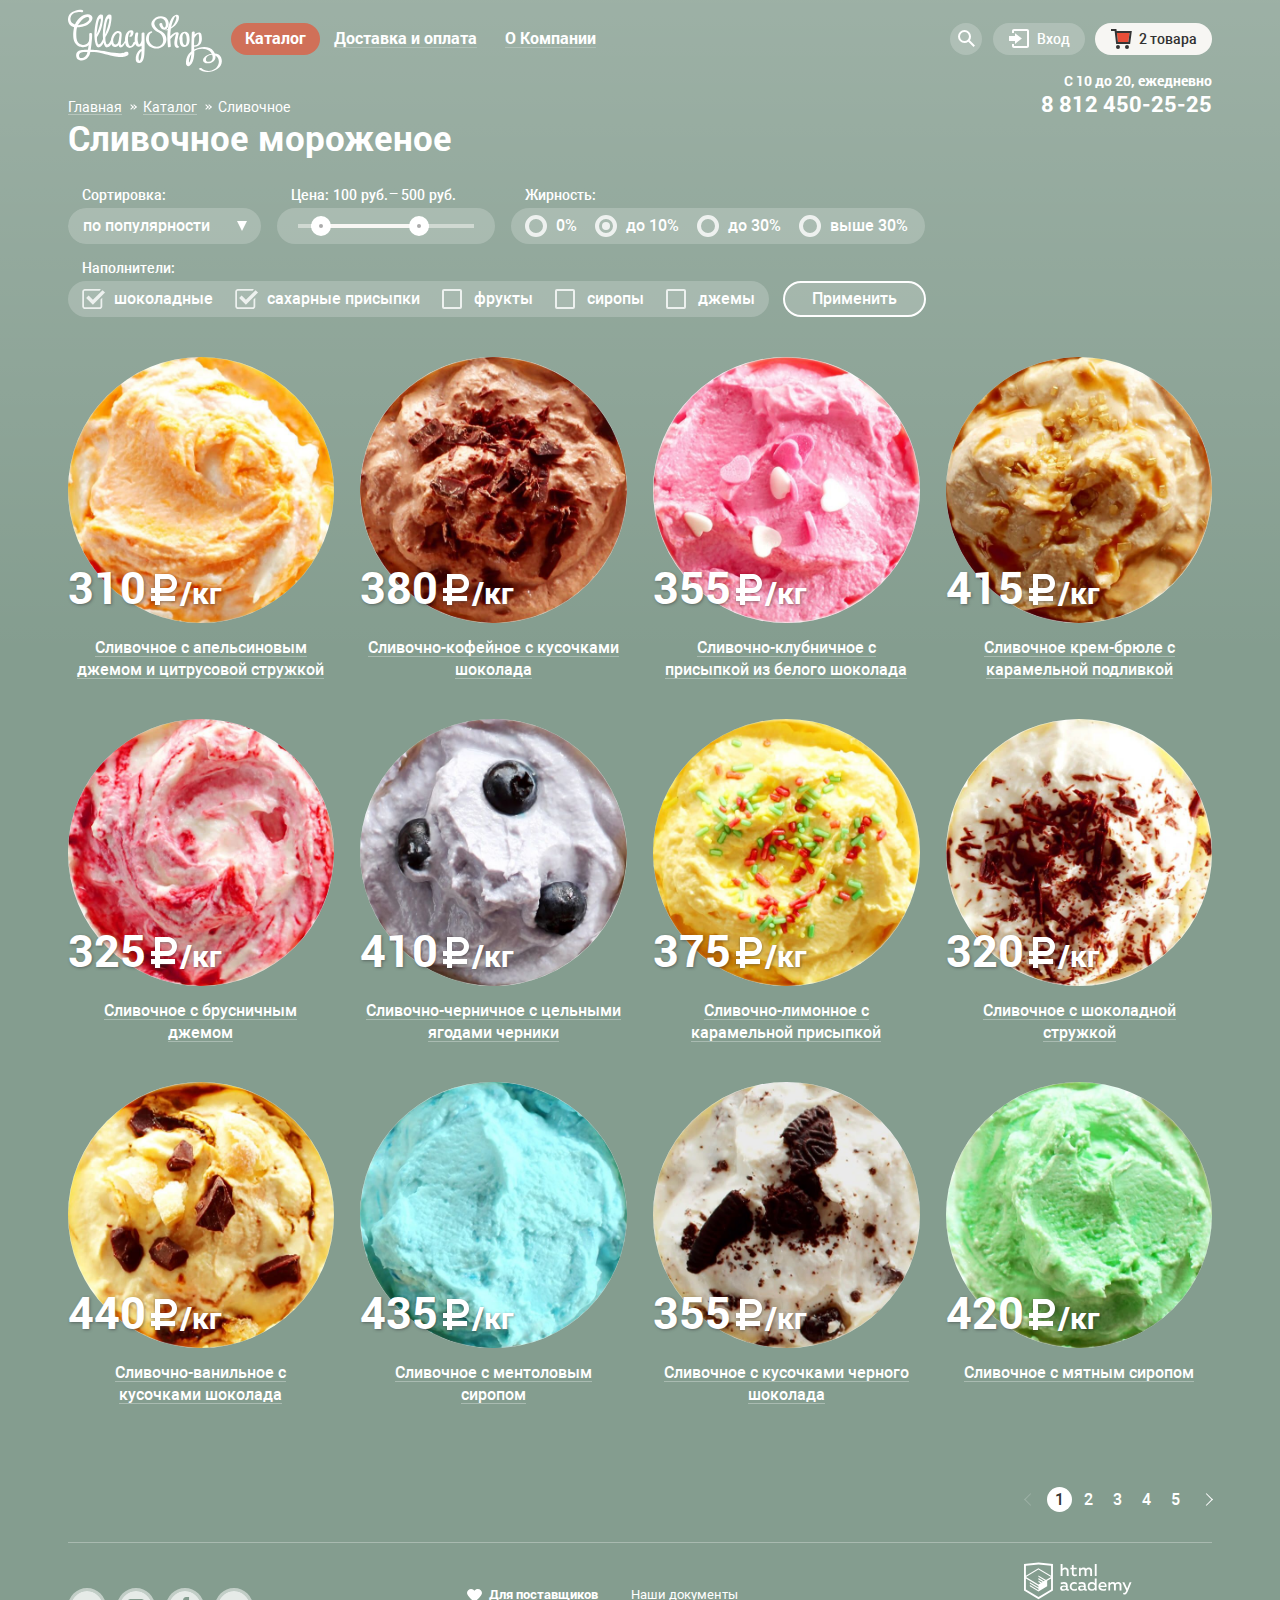
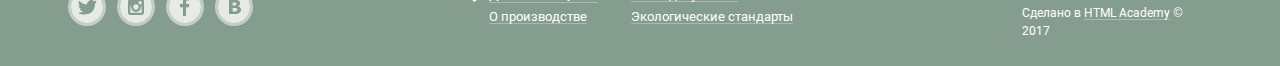
<file: catalog.html>
<!DOCTYPE html>
<html lang="ru">
  <head>
    <meta charset="utf-8">
    <title>Глейси — Каталог</title>
    <link rel="stylesheet" href="css/normalize.css">
    <link rel="stylesheet" href="css/style.min.css">
  </head>
  <body  class="body body--inner-page">
    <svg style="display: none;">
      <defs>
        <g id="cart"><path d="M5.657 2.031L5.422 0H0v2h3.64l1.5 13h13.988l1.699-12.969H5.657zM17.372 13H6.922L5.888 4.031h12.66L17.372 13z"></path><circle cx="6.984" cy="18" r="2"></circle><circle cx="15.984" cy="18" r="2"></circle></g>
      </defs>
      <symbol id="icon-search" viewBox="0 0 17 17">
        <path d="M16.958 15.527L11.75 10.32A6.455 6.455 0 0 0 13 6.5 6.5 6.5 0 1 0 6.5 13a6.465 6.465 0 0 0 3.839-1.263l5.205 5.204 1.414-1.414zM6.5 11C4.019 11 2 8.981 2 6.5S4.019 2 6.5 2 11 4.019 11 6.5 8.981 11 6.5 11z"></path>
      </symbol>
      <symbol id="icon-login" viewBox="0 0 21 19">
        <path d="M6 14.875L12.917 9.5 6 4.125v2.917H-.042v4.917H6z"></path><path d="M18 0H5C3.9 0 3 .9 3 2v2h2V2h13v15H5v-2H3v2c0 1.1.9 2 2 2h13c1.1 0 2-.9 2-2V2c0-1.1-.9-2-2-2z"></path>
      </symbol>
      <symbol id="icon-cart-empty" viewBox="0 0 21 20">
        <use xlink:href="#cart"></use>
      </symbol>
      <symbol id="icon-cart-with-goods" viewBox="0 0 21 20">
        <path fill="#E84D37" d="M5.888 4.031L6.922 13h10.45l1.176-8.969z"></path><use xlink:href="#cart" fill="#343434"></use>
      </symbol>
      <symbol id="icon-twitter" viewBox="0 0 32 32">
        <path d="M16 0C7.164 0 0 7.164 0 16c0 8.837 7.164 16 16 16 8.837 0 16-7.163 16-16 0-8.836-7.163-16-16-16zm7.944 12.809c-.251 6.516-3.463 10.832-10.992 10.702h-.486c-.447 0-4.543-.443-5.344-1.823 2.479.19 4.247-.406 5.12-1.136-1.048-.289-2.923-.461-3.251-2.848.384.104.618.221 1.299.113-1.307-.824-2.758-1.519-2.679-3.643.311.317 1.164.518 1.46.457-.768-.233-2.149-3.244-.974-4.781 1.984 1.79 4.075 3.482 7.804 3.643.227-2.214 1.24-3.699 3.168-4.325 1.84-.479 3.255.26 3.901 1.138.737-.224 1.453-.466 2.193-.685-.004.833-.569 1.463-.935 1.709.747.165 1.423-.475 1.423-.475-.184.963-1.094 1.725-1.707 1.954z"></path>
      </symbol>
      <symbol id="icon-insta" viewBox="0 0 32 32">
        <path d="M20.916 16a4.938 4.938 0 1 1-9.877 0c0-.394.051-.773.138-1.14h-.897v6.838h11.396V14.86h-.897c.086.367.137.746.137 1.14z"></path><path d="M15.978 18.659c1.466 0 2.659-1.193 2.659-2.659s-1.193-2.659-2.659-2.659c-1.466 0-2.659 1.193-2.659 2.659s1.192 2.659 2.659 2.659zM18.637 10.302h3.039v3.039h-3.039z"></path><path d="M16 0C7.164 0 0 7.164 0 16c0 8.837 7.164 16 16 16 8.837 0 16-7.163 16-16 0-8.836-7.163-16-16-16zm7.955 21.698a2.285 2.285 0 0 1-2.279 2.279H10.279A2.285 2.285 0 0 1 8 21.698V10.302a2.286 2.286 0 0 1 2.279-2.279h11.396a2.286 2.286 0 0 1 2.279 2.279v11.396z"></path>
      </symbol>
      <symbol id="icon-fb" viewBox="0 0 32 32">
        <path d="M16 0C7.164 0 0 7.163 0 16s7.164 16 16 16c8.837 0 16-7.164 16-16S24.837 0 16 0zm4.062 9.455h-3.021v3.444h3.021v3.445h-3.021v8.61H14.02v-8.61H11v-3.445h3.021V9.455c0-1.902 1.353-3.445 3.021-3.445h3.021v3.445z"></path>
      </symbol>
      <symbol id="icon-vk" viewBox="0 0 32 32">
        <path d="M16.637 14.495c.402-.019.719-.082.951-.188.326-.145.54-.33.641-.559.101-.229.15-.496.15-.797 0-.232-.058-.465-.174-.697-.116-.232-.322-.405-.617-.517-.264-.1-.592-.155-.984-.165a76.242 76.242 0 0 0-1.652-.014h-.339v2.965h.565c.571 0 1.057-.009 1.459-.028zM18.118 17.084c-.282-.081-.672-.125-1.166-.132a127.97 127.97 0 0 0-1.55-.009h-.79v3.493h.264c1.014 0 1.74-.003 2.18-.009a3.2 3.2 0 0 0 1.212-.245c.377-.157.633-.364.774-.625s.214-.562.214-.9c0-.446-.088-.788-.261-1.03-.17-.241-.464-.423-.877-.543z"></path><path d="M16 0C7.164 0 0 7.164 0 16c0 8.837 7.164 16 16 16 8.837 0 16-7.163 16-16 0-8.836-7.163-16-16-16zm6.602 20.531a3.73 3.73 0 0 1-1.124 1.327c-.552.415-1.161.71-1.823.886s-1.501.264-2.519.264h-6.121V8.987h5.443c1.13 0 1.957.038 2.48.113a5.126 5.126 0 0 1 1.561.5c.533.27.929.632 1.189 1.087.26.455.392.975.392 1.558 0 .678-.179 1.278-.536 1.795-.358.518-.863.92-1.517 1.208v.075c.917.182 1.642.559 2.179 1.13.537.571.807 1.325.807 2.261 0 .678-.138 1.283-.411 1.817z"></path>
      </symbol>
    </svg>
    <div class="wrapper">
      <header class="page-header page-header--inner-page">
        <div class="page-header__top">
          <a class="page-header__logo" href="index.html">
            <img class="page-header__logo-image" src="img/logo-gllacy.svg" width="154" height="64" alt="Логотип магазина «Глейси»: перейти на главную страницу">
          </a>
          <nav class="main-nav">
            <ul class="main-nav__list site-list">
              <li class="site-list__item site-list__item--current has-drop has-drop--no-js">
                <a class="site-list__link" href="#">Каталог</a>
                <ul class="site-list__submenu submenu" data-focus>
                  <li class="submenu__item submenu__item--new">
                    <a class="submenu__link" href="#">Новинки</a>
                  </li>
                  <li class="submenu__item submenu__item--current">
                    <a class="submenu__link">Сливочное</a>
                  </li>
                  <li class="submenu__item">
                    <a class="submenu__link" href="#">Щербеты</a>
                  </li>
                  <li class="submenu__item">
                    <a class="submenu__link" href="#">Фруктовый лед</a>
                  </li>
                  <li class="submenu__item">
                    <a class="submenu__link" href="#">Мелорин</a>
                  </li>
                </ul>
              </li>
              <li class="site-list__item">
                <a class="site-list__link" href="#">Доставка и оплата</a>
              </li>
              <li class="site-list__item">
                <a class="site-list__link" href="index.html#company">О Компании</a>
              </li>
            </ul>
          </nav>
          <form class="page-header__search search" action="#" method="post" role="search" data-focus>
            <input class="search__input" type="search" name="search" id="search-field" placeholder="Что ищем?">
            <label class="search__label" for="search-field">
              <span class="visually-hidden">Что ищем?</span>
            </label>
            <button class="search__submit" type="submit">
              <span class="visually-hidden">Найти</span>
              <svg class="search__icon" width="17" height="17" aria-hidden="true" role="presentation" focusable="false">
                <use xlink:href="#icon-search"></use>
              </svg>
            </button>
          </form>
          <ul class="page-header__list user-list">
            <li class="user-list__item user-list__item--login has-drop has-drop--no-js">
              <a class="user-list__link" href="#">
                <span class="user-list__text">Вход</span>
                <svg class="user-list__icon user-list__icon--login" width="21" height="19" aria-hidden="true" role="presentation" focusable="false">
                  <use xlink:href="#icon-login"></use>
                </svg>
              </a>
              <form class="user-list__form login-form" action="#" method="post" aria-labelledby="login-form-heading" data-focus>
                <b class="visually-hidden" id="login-form-heading">Личный кабинет</b>
                <ul class="login-form__list">
                  <li class="login-form__item">
                    <input class="login-form__input text-input" type="email" name="login" id="login-field" placeholder="Электронная почта">
                    <label class="visually-hidden" for="login-field">Электронная почта</label>
                  </li>
                  <li class="login-form__item">
                    <input class="login-form__input text-input" type="password" name="password" id="password-field" placeholder="Пароль">
                    <label class="visually-hidden" for="password-field">Пароль</label>
                  </li>
                </ul>
                <button class="login-form__button button button--login-form" type="submit">
                  <span class="button__text">Войти</span>
                </button>
                <ul class="login-form__spare-menu">
                  <li>
                    <a class="login-form__link" href="#">Забыли пароль?</a>
                  </li>
                  <li>
                    <a class="login-form__link" href="#">Новая регистрация</a>
                  </li>
                </ul>
              </form>
            </li>
            <li class="user-list__item user-list__item--with-goods has-drop has-drop--no-js">
              <a class="user-list__link" href="#">
                <span class="visually-hidden">Корзина:</span>
                <span class="user-list__text">2 товара</span>
                <svg class="user-list__icon user-list__icon--with-goods" width="21" height="20" aria-hidden="true" role="presentation" focusable="false">
                  <use xlink:href="#icon-cart-with-goods"></use>
                </svg>
              </a>
              <form class="user-list__form cart" action="#" method="post" aria-labelledby="cart-form-heading" data-focus>
                <b class="visually-hidden" id="cart-form-heading">В вашей корзине:</b>
                <table class="cart__list">
                  <tbody>
                    <tr class="cart__item">
                      <td class="cart__data cart__data--delete">
                        <input class="cart__checkbox visually-hidden" type="checkbox" name="product-1" id="product-1-field" value="product-1" checked>
                        <label class="cart__label" for="product-1-field">
                          <span class="visually-hidden">Оставить/отменить пломбир с апельсиновым джемом</span>
                        </label>
                      </td>
                      <td class="cart__data cart__data--preview">
                        <img class="cart__preview-image" src="img/ice-cream-small-1.jpg" width="33" height="33" alt="Пломбир с апельсиновым джемом">
                      </td>
                      <td class="cart__data cart__data--product">Пломбир с апельсиновым джемом</td>
                      <td class="cart__data cart__data--amount">1,5 кг х <span>200 руб.</span></td>
                      <td class="cart__data cart__data--price">300 руб.</td>
                    </tr>
                    <tr class="cart__item">
                      <td class="cart__data cart__data--delete">
                        <input class="cart__checkbox visually-hidden" type="checkbox" name="product-2" id="product-2-field" value="product-2" checked>
                        <label class="cart__label" for="product-2-field">
                          <span class="visually-hidden">Оставить/отменить клубничный пломбир с присыпкой из белого шоколада</span>
                        </label>
                      </td>
                      <td class="cart__data cart__data--preview">
                        <img class="cart__preview-image" src="img/ice-cream-small-2.jpg" width="33" height="33" alt="Клубничный пломбир с присыпкой из белого шоколада">
                      </td>
                      <td class="cart__data cart__data--product">Клубничный пломбир с присыпкой из белого шоколада</td>
                      <td class="cart__data cart__data--amount">1,5 кг х <span>300 руб.</span></td>
                      <td class="cart__data cart__data--price">450 руб.</td>
                    </tr>
                  </tbody>
                  <tfoot>
                    <tr class="cart__total">
                      <td class="cart__data cart__data--total" colspan="5">Итого: <span>750 руб.</span></td>
                    </tr>
                  </tfoot>
                </table>
                <button class="cart__button button button--cart-submit" type="submit">
                  <span class="button__text">Оформить заказ</span>
                </button>
              </form>
            </li>
          </ul>
        </div>
        <p class="page-header__contact-tel">
          С 10 до 20, ежедневно
          <a class="page-header__tel-link" href="tel:+78124502525">8&nbsp;812&nbsp;450-25-25</a>
        </p>
      </header>
      <main>
        <ul class="breadcrumbs">
          <li class="breadcrumbs__item">
            <a class="breadcrumbs__link" href="index.html">Главная</a>
          </li>
          <li class="breadcrumbs__item">
            <a class="breadcrumbs__link" href="#">Каталог</a>
          </li>
          <li class="breadcrumbs__item breadcrumbs__item--current">Сливочное</li>
        </ul>
        <h1 class="page-title">Сливочное мороженое</h1>
        <section class="filter">
          <h2 class="visually-hidden">Фильтр товаров</h2>
          <form class="filter__form filter-form" action="#" method="get">
            <fieldset class="filter-form__fieldset filter-form__fieldset--sort">
              <legend class="filter-form__legend">Сортировка:</legend>
              <div class="filter-form__select-container" data-focus>
                <select class="filter-form__select" name="sort" id="sort-select">
                  <option value="popularity" selected>по популярности</option>
                  <option value="first-inexpensive">сначала недорогие</option>
                  <option value="first-expensive">сначала дорогие</option>
                  <option value="fat">по жирности</option>
                </select>
              </div>
            </fieldset>
            <fieldset class="filter-form__fieldset filter-form__fieldset--price range">
              <legend class="filter-form__legend range__legend">Цена:</legend>
              <p class="range__fields">
                <label class="range__label">
                  <span class="visually-hidden">Минимальная:</span>
                  <input class="range__input" type="text" name="min-price" id="min-price-field" value="100">
                  <span class="range__rubles">руб.</span>
                </label>
                <span class="range__dash">&ndash;</span>
                <label class="range__label">
                  <span class="visually-hidden">Максимальная:</span>
                  <input class="range__input" type="text" name="max-price" id="max-price-field" value="500">
                  <span class="range__rubles">руб.</span>
                </label>
              </p>
              <div class="range__controls">
                <div class="range__scale">
                  <div class="range__bar" style="left: 7.4%; width: 67%;"></div>
                </div>
                <div class="range__toggle range__toggle--min" tabindex="0" role="button"></div>
                <div class="range__toggle range__toggle--max" tabindex="0" role="button"></div>
              </div>
            </fieldset>
            <fieldset class="filter-form__fieldset filter-form__fieldset--fat">
              <legend class="filter-form__legend">Жирность:</legend>
              <ul class="filter-form__list">
                <li class="filter-form__item">
                  <input class="filter-form__radio visually-hidden" type="radio" name="fat" id="zero" value="1">
                  <label class="filter-form__radio-label" for="zero">0%</label>
                </li>
                <li class="filter-form__item">
                  <input class="filter-form__radio visually-hidden" type="radio" name="fat" id="up-to-10" value="2" checked>
                  <label class="filter-form__radio-label" for="up-to-10">до 10%</label>
                </li>
                <li class="filter-form__item">
                  <input class="filter-form__radio visually-hidden" type="radio" name="fat" id="up-to-30" value="3">
                  <label class="filter-form__radio-label" for="up-to-30">до 30%</label>
                </li>
                <li class="filter-form__item">
                  <input class="filter-form__radio visually-hidden" type="radio" name="fat" id="gt30" value="4">
                  <label class="filter-form__radio-label" for="gt30">выше 30%</label>
                </li>
              </ul>
            </fieldset>
            <fieldset class="filter-form__fieldset filter-form__fieldset--supplement">
              <legend class="filter-form__legend">Наполнители:</legend>
              <ul class="filter-form__list">
                <li class="filter-form__item">
                  <input class="filter-form__checkbox visually-hidden" type="checkbox" name="chocolate" id="chocolate-field" value="chocolate" checked>
                  <label class="filter-form__checkbox-label" for="chocolate-field">Шоколадные</label>
                </li>
                <li class="filter-form__item">
                  <input class="filter-form__checkbox visually-hidden" type="checkbox" name="sugar" id="sugar-field" value="sugar" checked>
                  <label class="filter-form__checkbox-label" for="sugar-field">Сахарные присыпки</label>
                </li>
                <li class="filter-form__item">
                  <input class="filter-form__checkbox visually-hidden" type="checkbox" name="fruit" id="fruit-field" value="fruit">
                  <label class="filter-form__checkbox-label" for="fruit-field">Фрукты</label>
                </li>
                <li class="filter-form__item">
                  <input class="filter-form__checkbox visually-hidden" type="checkbox" name="syrup" id="syrup-field" value="syrup">
                  <label class="filter-form__checkbox-label" for="syrup-field">Сиропы</label>
                </li>
                <li class="filter-form__item">
                  <input class="filter-form__checkbox visually-hidden" type="checkbox" name="jam" id="jam-field" value="jam">
                  <label class="filter-form__checkbox-label" for="jam-field">Джемы</label>
                </li>
              </ul>
            </fieldset>
            <button class="filter-form__button button button--filter-form" type="submit">
              <span class="button__text">Применить</span>
            </button>
          </form>
        </section>
        <section class="catalog">
          <h2 class="visually-hidden">Список товаров</h2>
          <ul class="catalog__list">
            <li class="catalog__item">
              <article class="product has-drop has-drop--no-js" data-focus>
                <h3 class="product__title">
                  <a class="product__link" href="#">Сливочное с апельсиновым джемом и цитрусовой стружкой</a>
                </h3>
                <p class="product__sticker product__sticker--hit">
                  <span class="visually-hidden">Хит</span>
                </p>
                <p class="product__illustration">
                  <img class="product__image" src="img/ice-cream-1.jpg" width="200" height="200" alt="Сливочное с апельсиновым джемом и цитрусовой стружкой">
                </p>
                <p class="product__price">
                  310<span class="visually-hidden">р.</span><span class="product__per-kilo">/кг</span>
                </p>
                <p class="product__hover-wrapper">
                  <a class="product__button button button--product" href="#">Быстрый просмотр</a>
                </p>
              </article>
            </li>
            <li class="catalog__item">
              <article class="product has-drop has-drop--no-js" data-focus>
                <h3 class="product__title">
                  <a class="product__link" href="#">Сливочно-кофейное с кусочками шоколада</a>
                </h3>
                <p class="product__sticker product__sticker--hit">
                  <span class="visually-hidden">Хит</span>
                </p>
                <p class="product__illustration">
                 <img class="product__image" src="img/ice-cream-2.jpg" width="200" height="200" alt="Сливочно-кофейное с кусочками шоколада">
                </p>
                <p class="product__price">
                  380<span class="visually-hidden">р.</span><span class="product__per-kilo">/кг</span>
                </p>
                <p class="product__hover-wrapper">
                  <a class="product__button button button--product" href="#">Быстрый просмотр</a>
                </p>
              </article>
            </li>
            <li class="catalog__item">
              <article class="product has-drop has-drop--no-js" data-focus>
                <h3 class="product__title">
                  <a class="product__link" href="#">Сливочно-клубничное с присыпкой из белого шоколада</a>
                </h3>
                <p class="product__sticker product__sticker--hit">
                  <span class="visually-hidden">Хит</span>
                </p>
                <p class="product__illustration">
                 <img class="product__image" src="img/ice-cream-3.jpg" width="200" height="200" alt="Сливочно-клубничное с присыпкой из белого шоколада">
                </p>
                <p class="product__price">
                  355<span class="visually-hidden">р.</span><span class="product__per-kilo">/кг</span>
                </p>
                <p class="product__hover-wrapper">
                  <a class="product__button button button--product" href="#">Быстрый просмотр</a>
                </p>
              </article>
            </li>
            <li class="catalog__item">
              <article class="product has-drop has-drop--no-js" data-focus>
                <h3 class="product__title">
                  <a class="product__link" href="#">Сливочное крем-брюле с карамельной подливкой</a>
                </h3>
                <p class="product__sticker product__sticker--hit">
                  <span class="visually-hidden">Хит</span>
                </p>
                <p class="product__illustration">
                 <img class="product__image" src="img/ice-cream-4.jpg" width="200" height="200" alt="Сливочное крем-брюле с карамельной подливкой">
                </p>
                <p class="product__price">
                  415<span class="visually-hidden">р.</span><span class="product__per-kilo">/кг</span>
                </p>
                <p class="product__hover-wrapper">
                  <a class="product__button button button--product" href="#">Быстрый просмотр</a>
                </p>
              </article>
            </li>
            <li class="catalog__item">
              <article class="product has-drop has-drop--no-js" data-focus>
                <h3 class="product__title">
                  <a class="product__link" href="#">Сливочное с брусничным джемом</a>
                </h3>
                <p class="product__sticker product__sticker--hit">
                  <span class="visually-hidden">Хит</span>
                </p>
                <p class="product__illustration">
                 <img class="product__image" src="img/ice-cream-5.jpg" width="200" height="200" alt="Сливочное с брусничным джемом">
                </p>
                <p class="product__price">
                  325<span class="visually-hidden">р.</span><span class="product__per-kilo">/кг</span>
                </p>
                <p class="product__hover-wrapper">
                  <a class="product__button button button--product" href="#">Быстрый просмотр</a>
                </p>
              </article>
            </li>
            <li class="catalog__item">
              <article class="product has-drop has-drop--no-js" data-focus>
                <h3 class="product__title">
                  <a class="product__link" href="#">Сливочно-черничное с цельными ягодами черники</a>
                </h3>
                <p class="product__sticker product__sticker--hit">
                  <span class="visually-hidden">Хит</span>
                </p>
                <p class="product__illustration">
                 <img class="product__image" src="img/ice-cream-6.jpg" width="200" height="200" alt="Сливочно-черничное с цельными ягодами черники">
                </p>
                <p class="product__price">
                  410<span class="visually-hidden">р.</span><span class="product__per-kilo">/кг</span>
                </p>
                <p class="product__hover-wrapper">
                  <a class="product__button button button--product" href="#">Быстрый просмотр</a>
                </p>
              </article>
            </li>
            <li class="catalog__item">
              <article class="product has-drop has-drop--no-js" data-focus>
                <h3 class="product__title">
                  <a class="product__link" href="#">Сливочно-лимонное с карамельной присыпкой</a>
                </h3>
                <p class="product__sticker product__sticker--hit">
                  <span class="visually-hidden">Хит</span>
                </p>
                <p class="product__illustration">
                 <img class="product__image" src="img/ice-cream-7.jpg" width="200" height="200" alt="Сливочно-лимонное с карамельной присыпкой">
                </p>
                <p class="product__price">
                  375<span class="visually-hidden">р.</span><span class="product__per-kilo">/кг</span>
                </p>
                <p class="product__hover-wrapper">
                  <a class="product__button button button--product" href="#">Быстрый просмотр</a>
                </p>
              </article>
            </li>
            <li class="catalog__item">
              <article class="product has-drop has-drop--no-js" data-focus>
                <h3 class="product__title">
                  <a class="product__link" href="#">Сливочное с шоколадной стружкой</a>
                </h3>
                <p class="product__sticker product__sticker--hit">
                  <span class="visually-hidden">Хит</span>
                </p>
                <p class="product__illustration">
                 <img class="product__image" src="img/ice-cream-8.jpg" width="200" height="200" alt="Сливочное с шоколадной стружкой">
                </p>
                <p class="product__price">
                  320<span class="visually-hidden">р.</span><span class="product__per-kilo">/кг</span>
                </p>
                <p class="product__hover-wrapper">
                  <a class="product__button button button--product" href="#">Быстрый просмотр</a>
                </p>
              </article>
            </li>
            <li class="catalog__item">
              <article class="product has-drop has-drop--no-js" data-focus>
                <h3 class="product__title">
                  <a class="product__link" href="#">Сливочно-ванильное с кусочками шоколада</a>
                </h3>
                <p class="product__sticker product__sticker--hit">
                  <span class="visually-hidden">Хит</span>
                </p>
                <p class="product__illustration">
                 <img class="product__image" src="img/ice-cream-9.jpg" width="200" height="200" alt="Сливочно-ванильное с кусочками шоколада">
                </p>
                <p class="product__price">
                  440<span class="visually-hidden">р.</span><span class="product__per-kilo">/кг</span>
                </p>
                <p class="product__hover-wrapper">
                  <a class="product__button button button--product" href="#">Быстрый просмотр</a>
                </p>
              </article>
            </li>
            <li class="catalog__item">
              <article class="product has-drop has-drop--no-js" data-focus>
                <h3 class="product__title">
                  <a class="product__link" href="#">Сливочноe с ментоловым сиропом</a>
                </h3>
                <p class="product__sticker product__sticker--hit">
                  <span class="visually-hidden">Хит</span>
                </p>
                <p class="product__illustration">
                 <img class="product__image" src="img/ice-cream-10.jpg" width="200" height="200" alt="Сливочноe с ментоловым сиропом">
                </p>
                <p class="product__price">
                  435<span class="visually-hidden">р.</span><span class="product__per-kilo">/кг</span>
                </p>
                <p class="product__hover-wrapper">
                  <a class="product__button button button--product" href="#">Быстрый просмотр</a>
                </p>
              </article>
            </li>
            <li class="catalog__item">
              <article class="product has-drop has-drop--no-js" data-focus>
                <h3 class="product__title">
                  <a class="product__link" href="#">Сливочное с кусочками черного шоколада</a>
                </h3>
                <p class="product__sticker product__sticker--hit">
                  <span class="visually-hidden">Хит</span>
                </p>
                <p class="product__illustration">
                 <img class="product__image" src="img/ice-cream-11.jpg" width="200" height="200" alt="Сливочное с кусочками черного шоколада">
                </p>
                <p class="product__price">
                  355<span class="visually-hidden">р.</span><span class="product__per-kilo">/кг</span>
                </p>
                <p class="product__hover-wrapper">
                  <a class="product__button button button--product" href="#">Быстрый просмотр</a>
                </p>
              </article>
            </li>
            <li class="catalog__item">
              <article class="product has-drop has-drop--no-js" data-focus>
                <h3 class="product__title">
                  <a class="product__link" href="#">Сливочное с мятным сиропом</a>
                </h3>
                <p class="product__sticker product__sticker--hit">
                  <span class="visually-hidden">Хит</span>
                </p>
                <p class="product__illustration">
                 <img class="product__image" src="img/ice-cream-12.jpg" width="200" height="200" alt="Сливочное с мятным сиропом">
                </p>
                <p class="product__price">
                  420<span class="visually-hidden">р.</span><span class="product__per-kilo">/кг</span>
                </p>
                <p class="product__hover-wrapper">
                  <a class="product__button button button--product" href="#">Быстрый просмотр</a>
                </p>
              </article>
            </li>
          </ul>
          <ul class="catalog__pagination pagination">
            <li class="pagination__item">
              <a class="pagination__link pagination__link--prev pagination__link--disabled">
                <span class="visually-hidden">Предыдущая</span>
              </a>
            </li>
            <li class="pagination__item pagination__item--current">
              <a class="pagination__link">1</a>
            </li>
            <li class="pagination__item">
              <a class="pagination__link" href="#">2</a>
            </li>
            <li class="pagination__item">
              <a class="pagination__link" href="#">3</a>
            </li>
            <li class="pagination__item">
              <a class="pagination__link" href="#">4</a>
            </li>
            <li class="pagination__item">
              <a class="pagination__link" href="#">5</a>
            </li>
            <li class="pagination__item">
              <a class="pagination__link pagination__link--next" href="#">
                <span class="visually-hidden">Следующая</span>
              </a>
            </li>
          </ul>
        </section>
      </main>

      <footer class="page-footer page-footer--inner-page">
        <ul class="page-footer__social-list social-list">
          <li class="social-list__item">
            <a class="social-list__link" href="https://twitter.com">
              <span class="visually-hidden">Twitter</span>
              <svg class="social-list__icon" width="32" height="32" aria-hidden="true" role="presentation" focusable="false">
                <use xlink:href="#icon-twitter"></use>
              </svg>
            </a>
          </li>
          <li class="social-list__item">
            <a class="social-list__link" href="https://www.instagram.com">
              <span class="visually-hidden">Instagram</span>
              <svg class="social-list__icon" width="32" height="32" aria-hidden="true" role="presentation" focusable="false">
                <use xlink:href="#icon-insta"></use>
              </svg>
            </a>
          </li>
          <li class="social-list__item">
            <a class="social-list__link" href="https://www.facebook.com">
              <span class="visually-hidden">Facebook</span>
              <svg class="social-list__icon" width="32" height="32" aria-hidden="true" role="presentation" focusable="false">
                <use xlink:href="#icon-fb"></use>
              </svg>
            </a>
          </li>
          <li class="social-list__item">
            <a class="social-list__link" href="https://vk.com">
              <span class="visually-hidden">Вконтакте</span>
              <svg class="social-list__icon" width="32" height="32" aria-hidden="true" role="presentation" focusable="false">
                <use xlink:href="#icon-vk"></use>
              </svg>
            </a>
          </li>
        </ul>
        <ul class="page-footer__info-list info-list">
          <li class="info-list__item">
            <a class="info-list__link info-list__link--heart" href="#">Для поставщиков</a>
          </li>
          <li class="info-list__item">
            <a class="info-list__link" href="#">Наши документы</a>
          </li>
          <li class="info-list__item">
            <a class="info-list__link" href="#">О производстве</a>
          </li>
          <li class="info-list__item">
            <a class="info-list__link" href="#">Экологические стандарты</a>
          </li>
        </ul>
        <p class="page-footer__copyright copyright">
          <a class="copyright__logo" href="https://htmlacademy.ru/intensive/htmlcss">
            <img class="copyright__logo-image" src="img/logo-htmlacademy.svg" width="109" height="38" alt="Переход на сайт в HTML Academy">
          </a>
          <span class="copyright__text">Сделано в <a class="copyright__link" href="https://htmlacademy.ru/intensive/htmlcss">HTML Academy</a> © 2017</span>
        </p>
      </footer>
    </div>

    <script src="js/scripts.min.js"></script>
  </body>
</html>
</file>
<file: css/style.min.css>
@font-face{font-family:"Roboto";font-style:normal;font-weight:400;font-display:swap;src:local("Roboto"),local("Roboto-Regular"),url(../fonts/roboto.woff2) format("woff2"),url(../fonts/roboto.woff) format("woff")}@font-face{font-family:"Roboto";font-style:normal;font-weight:500;font-display:swap;src:local("Roboto Medium"),local("Roboto-Medium"),url(../fonts/robotomedium.woff2) format("woff2"),url(../fonts/robotomedium.woff) format("woff")}@font-face{font-family:"Roboto";font-style:normal;font-weight:700;font-display:swap;src:local("Roboto Bold"),local("Roboto-Bold"),url(../fonts/robotobold.woff2) format("woff2"),url(../fonts/robotobold.woff) format("woff")}html{-webkit-box-sizing:border-box;box-sizing:border-box;margin:0;padding:0}*,::before,::after{-webkit-box-sizing:inherit;box-sizing:inherit}img{max-width:100%;height:auto}.body{position:relative;min-width:900px;margin:0;padding:0;font-family:"Roboto","Arial",sans-serif;font-style:normal;font-weight:400;font-size:16px;line-height:22px;color:#fff;background-color:#849d8f}.body::before{content:"";position:absolute;z-index:-1;top:0;left:0;right:0;width:100%;max-width:1200px;height:881px;margin:0 auto}.body--background-1{background-color:#849d8f}.body--background-1::before{background:url(../img/slide-1.png) center 83px no-repeat,-webkit-radial-gradient(rgba(205,244,223,.9) 20%,rgba(205,244,223,0) 70%);background:url(../img/slide-1.png) center 83px no-repeat,-o-radial-gradient(rgba(205,244,223,.9) 20%,rgba(205,244,223,0) 70%);background:url(../img/slide-1.png) center 83px no-repeat,radial-gradient(rgba(205,244,223,.9) 20%,rgba(205,244,223,0) 70%)}.body--background-2{background-color:#8996a6}.body--background-2::before{background:url(../img/slide-2.png) center 83px no-repeat,-webkit-radial-gradient(rgba(204,225,242,.9) 20%,rgba(204,225,242,0) 70%);background:url(../img/slide-2.png) center 83px no-repeat,-o-radial-gradient(rgba(204,225,242,.9) 20%,rgba(204,225,242,0) 70%);background:url(../img/slide-2.png) center 83px no-repeat,radial-gradient(rgba(204,225,242,.9) 20%,rgba(204,225,242,0) 70%)}.body--background-3{background-color:#9d8b84}.body--background-3::before{background:url(../img/slide-3.png) center 83px no-repeat,-webkit-radial-gradient(rgba(233,212,203,.9) 20%,rgba(233,212,203,0) 70%);background:url(../img/slide-3.png) center 83px no-repeat,-o-radial-gradient(rgba(233,212,203,.9) 20%,rgba(233,212,203,0) 70%);background:url(../img/slide-3.png) center 83px no-repeat,radial-gradient(rgba(233,212,203,.9) 20%,rgba(233,212,203,0) 70%)}.body--inner-page{background-color:#849d8f;background-image:-webkit-linear-gradient(top,rgba(255,255,255,.2) 0%,rgba(255,255,255,0) 656px);background-image:-o-linear-gradient(top,rgba(255,255,255,.2) 0%,rgba(255,255,255,0) 656px);background-image:linear-gradient(to bottom,rgba(255,255,255,.2) 0%,rgba(255,255,255,0) 656px)}.body--inner-page::before{display:none}.visually-hidden:not(:focus):not(:active),input[type=checkbox].visually-hidden,input[type=radio].visually-hidden,label.visually-hidden{position:absolute;width:1px;height:1px;margin:-1px;padding:0;border:0;white-space:nowrap;-webkit-clip-path:inset(100%);clip-path:inset(100%);clip:rect(0 0 0 0);overflow:hidden}.wrapper{min-width:900px;max-width:1200px;margin:0 auto}.button{position:relative;z-index:1;display:inline-block;padding:10px;font-weight:700;font-size:18px;line-height:24px;text-align:center;text-decoration:none;vertical-align:top;word-wrap:break-word;overflow-wrap:break-word;color:#fff;background:#f26843;background:-webkit-gradient(linear,left top,left bottom,from(#f26843),to(#e74a35));background:-webkit-linear-gradient(top,#f26843 0%,#e74a35 100%);background:-o-linear-gradient(top,#f26843 0%,#e74a35 100%);background:linear-gradient(to bottom,#f26843 0%,#e74a35 100%);border:0;border-radius:25px;cursor:pointer}.button::after{content:"";position:absolute;z-index:-1;top:0;bottom:0;left:0;right:0;width:100%;height:100%;border-radius:25px}.button--subscribe-form,.button--feedback-form{padding-top:8px;padding-bottom:11px}.button--login-form,.button--cart-submit,.button--product{border-radius:17px/22px;-webkit-box-shadow:0 1px 2px 0 #ac1000;box-shadow:0 1px 2px 0 #ac1000}.button--login-form::after,.button--cart-submit::after,.button--product::after{border-radius:17px/22px}.button--best-deals,.button--subscribe-form,.button--contacts,.button--feedback-form{-webkit-box-shadow:0 2px 2px 0 rgba(172,16,0,.64);box-shadow:0 2px 2px 0 rgba(172,16,0,.64)}.button--login-form{-ms-flex-negative:0;flex-shrink:0;width:100px;margin-right:auto}.button--best-deals{-ms-flex-negative:0;flex-shrink:0;min-width:278px;max-width:75%;margin-bottom:41px;padding:7px 39px 12px;font-size:32px;line-height:44px;text-shadow:0 2px 5px rgba(160,32,11,.76);border-radius:50px}.button--best-deals::after{border-radius:50px}.button--banner{-ms-flex-negative:0;flex-shrink:0;-ms-flex-item-align:end;align-self:flex-end;max-width:100%;padding:8px 22px 14px;background:-webkit-gradient(linear,left top,left bottom,from(#f26843),to(#ca3824));background:-webkit-linear-gradient(top,#f26843 0%,#ca3824 100%);background:-o-linear-gradient(top,#f26843 0%,#ca3824 100%);background:linear-gradient(to bottom,#f26843 0%,#ca3824 100%);-webkit-box-shadow:0 2px 2px 0 rgba(85,8,0,.54);box-shadow:0 2px 2px 0 rgba(85,8,0,.54)}.banner:first-child .button--banner{padding-right:24px}.button--product{-ms-flex-negative:0;flex-shrink:0;max-width:100%;margin-top:auto;margin-bottom:7.5%;padding:9px 5.5% 11px}.button--subscribe-form{-ms-flex-negative:0;flex-shrink:0;width:128px;margin-bottom:20px}.button--contacts{display:block;margin-bottom:3px;padding-bottom:9px}.button--feedback-form{min-width:138px;max-width:50%;margin-bottom:2px}.button--cart-submit{width:170px;margin-bottom:2px}.button:hover::after,.button:focus::after{background-color:rgba(255,255,255,.2)}.button:active::after{background-color:rgba(0,0,0,.07)}.button:hover,.button:focus{-webkit-box-shadow:0 2px 2px 0 #ac1000;box-shadow:0 2px 2px 0 #ac1000}.button--login-form:hover,.button--login-form:focus,.button--cart-submit:hover,.button--cart-submit:focus,.button--product:hover,.button--product:focus{-webkit-box-shadow:0 1px 2px 0 #ac1000;box-shadow:0 1px 2px 0 #ac1000}.button--banner:hover,.button--banner:focus{background:-webkit-gradient(linear,left top,left bottom,from(#f26843),to(#e74a35));background:-webkit-linear-gradient(top,#f26843 0%,#e74a35 100%);background:-o-linear-gradient(top,#f26843 0%,#e74a35 100%);background:linear-gradient(to bottom,#f26843 0%,#e74a35 100%);-webkit-box-shadow:0 1px 2px 0 #ac1000;box-shadow:0 1px 2px 0 #ac1000}.button:active{-webkit-box-shadow:inset 0 2px 2px 0 #942718;box-shadow:inset 0 2px 2px 0 #942718}.button:active .button__text{position:relative;top:0;left:0}.button--login-form:active,.button--cart-submit:active,.button--product:active{-webkit-box-shadow:inset 0 1px 2px 0 #942718;box-shadow:inset 0 1px 2px 0 #942718}.button--filter-form{-ms-flex-negative:0;flex-shrink:0;-ms-flex-item-align:end;align-self:flex-end;width:143px;margin-bottom:13px;padding:7px;font-weight:500;font-size:16px;line-height:18px;background-color:rgba(252,252,252,.19);background-image:none;border:2px solid #fff;border-radius:18px;-webkit-box-shadow:none;box-shadow:none}.button--filter-form::after{display:none}.button--filter-form:hover,.button--filter-form:focus{color:#323232;background-color:#fbfcfb;-webkit-box-shadow:none;box-shadow:none}.button--filter-form:active{background-color:#ededed;-webkit-box-shadow:inset 0 2px 1px 0 #696969;box-shadow:inset 0 2px 1px 0 #696969}.page-header{color:#fff;word-wrap:break-word;overflow-wrap:break-word}.page-header__wrapper,.page-header--inner-page{display:-webkit-box;display:-ms-flexbox;display:flex;-ms-flex-wrap:wrap;flex-wrap:wrap;-webkit-box-align:start;-ms-flex-align:start;align-items:flex-start}.page-header__top{-ms-flex-negative:0;flex-shrink:0;display:-webkit-box;display:-ms-flexbox;display:flex;-webkit-box-align:start;-ms-flex-align:start;align-items:flex-start;width:100%;padding:0 2.3%}.page-header__logo{-ms-flex-negative:0;flex-shrink:0;width:154px;height:73px;padding-top:9px}.page-header__logo[href]{cursor:pointer}.page-header__logo-image{display:block;width:154px;height:64px}.page-header__contact-tel{-ms-flex-negative:0;flex-shrink:0;width:25%;margin:0;margin-left:auto;padding-right:2.3%;font-weight:700;font-size:14px;line-height:16px;text-align:right}.page-header__tel-link{display:block;padding-top:3px;font-size:22px;line-height:24px;text-decoration:none;color:inherit}.page-header__tel-link[href]{cursor:pointer}.main-nav{-webkit-box-flex:1;-ms-flex-positive:1;flex-grow:1;-ms-flex-negative:0;flex-shrink:0;-ms-flex-preferred-size:387px;flex-basis:387px;width:387px;margin-right:auto}.site-list{display:-webkit-box;display:-ms-flexbox;display:flex;-ms-flex-wrap:wrap;flex-wrap:wrap;-webkit-box-align:start;-ms-flex-align:start;align-items:flex-start;margin:0;padding:0;padding-left:9px;padding-top:23px;list-style:none}.site-list__item{position:relative;-ms-flex-negative:1;flex-shrink:1;padding:6px 14px 7px;font-size:16px;line-height:18px;word-wrap:break-word;overflow-wrap:break-word}.site-list__link{font:inherit;font-weight:700;text-decoration:none;color:#fff;background-image:-webkit-linear-gradient(bottom,rgba(255,255,255,.2) 0,rgba(255,255,255,.2) 1px,rgba(255,255,255,0) 1px,rgba(255,255,255,0) 100%);background-image:-o-linear-gradient(bottom,rgba(255,255,255,.2) 0,rgba(255,255,255,.2) 1px,rgba(255,255,255,0) 1px,rgba(255,255,255,0) 100%);background-image:linear-gradient(to top,rgba(255,255,255,.2) 0,rgba(255,255,255,.2) 1px,rgba(255,255,255,0) 1px,rgba(255,255,255,0) 100%)}.site-list__link::before,.site-list__link::after{content:"";position:absolute;left:0;right:0;bottom:0;top:0;width:100%;height:100%;border-radius:16px}.site-list__link::before{z-index:-1}.site-list__link[href]{cursor:pointer}.site-list__item--current .site-list__link{background-image:none}.site-list__item--current .site-list__link::before{background-color:#d07058}.site-list__link[href]:hover,.site-list__link:focus{color:#323232}.site-list__link[href]:hover,.site-list__link:focus,.site-list__link[href]:active{background-image:none}.site-list__link[href]:hover::before,.site-list__link:focus::before{background-color:#f7f6f3}.site-list__link[href]:active::before{background-color:#ededed;-webkit-box-shadow:inset 0 2px 1px 0 #696969;box-shadow:inset 0 2px 1px 0 #696969}.submenu{position:absolute;width:1px;height:1px;margin:-1px;padding:0;border:0;white-space:nowrap;-webkit-clip-path:inset(100%);clip-path:inset(100%);clip:rect(0 0 0 0);overflow:hidden}.site-list__link:focus+.submenu,.has-drop:hover .submenu,.submenu.has-focus{z-index:5;top:100%;left:-6px;width:143px;height:auto;margin:0;margin-top:5px;padding:0;white-space:normal;list-style:none;background-color:#f8f7f4;border-radius:6px;-webkit-box-shadow:0 20px 20px 0 rgba(0,0,0,.4);box-shadow:0 20px 20px 0 rgba(0,0,0,.4);-webkit-clip-path:none;clip-path:none;clip:auto;overflow:visible}.has-drop:hover .submenu::before{content:"";position:absolute;left:0;right:0;top:-5px;bottom:100%;z-index:-1;width:auto;height:auto}.has-drop--no-js .submenu{display:none}.has-drop--no-js:hover .submenu{display:block}.submenu__item{word-wrap:break-word;overflow-wrap:break-word}.submenu__link{position:relative;display:block;padding:8px 20px 9px;font-size:14px;line-height:16px;text-decoration:none;color:#323232}.submenu__item--new .submenu__link{padding:11px 20px 12px;font-weight:700}.submenu__item--new .submenu__link::before{content:"";position:absolute;left:6px;right:9px;bottom:0;width:auto;height:1px;background-color:#d1d0ce}.submenu__link::after{content:"";position:absolute;z-index:-1;top:3px;bottom:2px;left:0;right:0;width:100%;height:auto}.submenu__item:first-child .submenu__link,.submenu__item:first-child .submenu__link::after{border-top-left-radius:6px;border-top-right-radius:6px}.submenu__item:last-child .submenu__link,.submenu__item:last-child .submenu__link::after{border-bottom-left-radius:6px;border-bottom-right-radius:6px}.submenu__link[href]{cursor:pointer}.submenu__link[href]:hover::after,.submenu__link:focus::after{background-color:#fbded7}.submenu__link[href]:active::after{background-color:#f6b5a5}.submenu__item--current .submenu__link::after{background-color:#d07058}.search{position:relative;-ms-flex-negative:0;flex-shrink:0;width:32px;margin:0 10px;padding-top:23px}.search__submit{position:relative;z-index:7;display:block;width:32px;height:32px;padding:0;text-align:center;background-color:rgba(255,255,255,.2);border:0;border-radius:50%;cursor:pointer}.search__icon{display:inline-block;vertical-align:top;fill:#fff}.search:hover .search__submit,.search__submit:hover,.search__submit:focus{background-color:#f8f7f4}.search:hover .search__icon,.search__submit:hover .search__icon,.search__submit:focus .search__icon{fill:#000}.search__input,.search__label{position:absolute;width:1px;height:1px;margin:-1px;padding:0;border:0;white-space:nowrap;-webkit-clip-path:inset(100%);clip-path:inset(100%);clip:rect(0 0 0 0);overflow:hidden}.search:hover .search__input,.search.has-focus .search__input,.search__input:focus,.search:hover .search__label,.search.has-focus .search__label,.search__input:focus+.search__label{top:100%;margin:0;white-space:normal;border-radius:6px;-webkit-clip-path:none;clip-path:none;clip:auto;overflow:visible}.search:hover .search__input,.search.has-focus .search__input,.search__input:focus{z-index:7;right:15px;width:311px;height:44px;margin-top:25px;padding:6px 13px 10px;font-weight:700;font-size:14px;line-height:24px;color:#323232;background-color:#fff}.search:hover .search__input:hover,.search.has-focus .search__input:hover{border:2px solid rgba(154,154,154,.52)}.search__input:focus{border:2px solid rgba(46,136,228,.52);outline:0}.search:hover .search__input:not(:hover):not(:focus),.search.has-focus .search__input:not(:hover):not(:focus){padding:7px 14px 11px;border:1px solid #d3d3d2}.search:hover .search__input::-webkit-input-placeholder,.search.has-focus .search__input::-webkit-input-placeholder,.search__input:focus::-webkit-input-placeholder{font-weight:400;color:#999;opacity:1}.search:hover .search__input:-ms-input-placeholder,.search.has-focus .search__input:-ms-input-placeholder{font-weight:400;color:#999;opacity:1}.search__input::-webkit-input-placeholder{font-weight:400;color:#999;opacity:1}.search__input:-ms-input-placeholder{font-weight:400;color:#999;opacity:1}.search__input::-ms-input-placeholder{font-weight:400;color:#999;opacity:1}.search__input::placeholder{font-weight:400;color:#999;opacity:1}.search:hover .search__label,.search.has-focus .search__label,.search__input:focus+.search__label{z-index:5;right:0;width:341px;height:84px;margin-top:5px;background-color:#f8f7f4;-webkit-box-shadow:0 20px 20px 0 rgba(0,0,0,.4);box-shadow:0 20px 20px 0 rgba(0,0,0,.4)}.search:hover::before{content:"";position:absolute;top:0;right:0;bottom:-5px;width:341px;height:auto;background-color:transparent}.user-list{-ms-flex-negative:0;flex-shrink:0;display:-webkit-box;display:-ms-flexbox;display:flex;-ms-flex-wrap:wrap;flex-wrap:wrap;-webkit-box-align:start;-ms-flex-align:start;align-items:flex-start;-webkit-box-pack:end;-ms-flex-pack:end;justify-content:flex-end;width:220px;margin:0;padding:0;padding-top:23px;list-style:none}.user-list__item{position:relative;-ms-flex-negative:0;flex-shrink:0;margin-bottom:18px;word-wrap:break-word;overflow-wrap:break-word}.user-list__item:nth-child(odd){margin-right:10px}.user-list__link{display:-webkit-box;display:-ms-flexbox;display:flex;-webkit-box-align:center;-ms-flex-align:center;align-items:center;padding:6px;padding-left:16px;font-weight:500;font-size:14px;line-height:16px;text-decoration:none;color:#fff;background-color:rgba(255,255,255,.2);border-radius:16px;cursor:pointer}.user-list__item--login .user-list__link{width:92px}.user-list__item--empty-cart .user-list__link,.user-list__item--with-goods .user-list__link{width:117px}.user-list__item--with-goods .user-list__link{color:#323232;background-color:#f7f6f3}.user-list__icon{-ms-flex-negative:0;flex-shrink:0;-webkit-box-ordinal-group:0;-ms-flex-order:-1;order:-1;display:block;width:21px;margin-right:7px;fill:#fff}.user-list__icon--login{height:19px;margin-bottom:1px}.user-list__icon--empty-cart,.user-list__icon--with-goods{height:20px}.user-list__text{-ms-flex-negative:0;flex-shrink:0;display:block}.user-list__item--login .user-list__text{width:42px}.user-list__item--empty-cart .user-list__text,.user-list__item--with-goods .user-list__text{width:67px}.user-list__item:hover .user-list__link,.user-list__link:focus{background-color:#f8f7f4}.user-list__item:hover .user-list__icon,.user-list__link:focus .user-list__icon{fill:#000}.user-list__item:hover .user-list__text,.user-list__link:focus .user-list__text{color:#323232}.login-form{position:absolute;width:1px;height:1px;margin:-1px;padding:0;border:0;white-space:nowrap;-webkit-clip-path:inset(100%);clip-path:inset(100%);clip:rect(0 0 0 0);overflow:hidden}.user-list__link:focus+.login-form,.has-drop:hover .login-form,.login-form.has-focus{z-index:7;top:100%;right:-3px;display:-webkit-box;display:-ms-flexbox;display:flex;-ms-flex-wrap:wrap;flex-wrap:wrap;-webkit-box-align:start;-ms-flex-align:start;align-items:flex-start;width:277px;height:auto;margin:0;margin-top:5px;padding:20px 18px;white-space:normal;background-color:#f8f7f4;border-radius:6px;-webkit-box-shadow:0 20px 20px 0 rgba(0,0,0,.4);box-shadow:0 20px 20px 0 rgba(0,0,0,.4);-webkit-clip-path:none;clip-path:none;clip:auto;overflow:visible}.has-drop:hover .login-form::before{content:"";position:absolute;left:0;right:0;top:-5px;bottom:100%;z-index:-1;width:auto;height:auto}.has-drop.has-drop--no-js .login-form{display:none}.has-drop.has-drop--no-js:hover .login-form{display:-webkit-box;display:-ms-flexbox;display:flex}.login-form__list{-ms-flex-negative:0;flex-shrink:0;width:100%;margin:0;padding:0;list-style:none}.login-form__item{margin-bottom:20px}.login-form__input{width:100%}.login-form__spare-menu{-ms-flex-negative:0;flex-shrink:0;width:50%;margin:0;padding:0;padding-left:2px;word-wrap:break-word;overflow-wrap:break-word;list-style:none}.login-form__spare-menu li{margin-top:-2px}.login-form__link{font-size:13px;line-height:24px;text-decoration:none;color:#323232;background-image:-webkit-linear-gradient(bottom,rgba(0,0,0,.3) 0,rgba(0,0,0,.3) 1px,transparent 1px,transparent 100%);background-image:-o-linear-gradient(bottom,rgba(0,0,0,.3) 0,rgba(0,0,0,.3) 1px,transparent 1px,transparent 100%);background-image:linear-gradient(to top,rgba(0,0,0,.3) 0,rgba(0,0,0,.3) 1px,transparent 1px,transparent 100%);cursor:pointer}.login-form__link:hover,.login-form__link:focus,.login-form__link:active{color:#e84d37;background-image:-webkit-linear-gradient(bottom,rgba(236,89,60,.3) 0,rgba(236,89,60,.3) 1px,rgba(236,89,60,0) 1px,rgba(236,89,60,0) 100%);background-image:-o-linear-gradient(bottom,rgba(236,89,60,.3) 0,rgba(236,89,60,.3) 1px,rgba(236,89,60,0) 1px,rgba(236,89,60,0) 100%);background-image:linear-gradient(to top,rgba(236,89,60,.3) 0,rgba(236,89,60,.3) 1px,rgba(236,89,60,0) 1px,rgba(236,89,60,0) 100%)}.text-input{display:block;height:44px;padding:7px 14px 11px;font-weight:700;font-size:14px;line-height:24px;color:#323232;background-color:#fff;border:1px solid #d3d3d2;border-radius:6px}.text-input::-webkit-input-placeholder{font-weight:400;color:#999;opacity:1}.text-input:-ms-input-placeholder{font-weight:400;color:#999;opacity:1}.text-input::-ms-input-placeholder{font-weight:400;color:#999;opacity:1}.text-input::placeholder{font-weight:400;color:#999;opacity:1}.text-input:hover,.text-input:focus{padding:6px 13px 10px;border-width:2px}.text-input:hover{border-color:rgba(154,154,154,.52)}.text-input:focus{border-color:rgba(46,136,228,.52);outline:0}.cart{position:absolute;width:1px;height:1px;margin:-1px;padding:0;border:0;white-space:nowrap;-webkit-clip-path:inset(100%);clip-path:inset(100%);clip:rect(0 0 0 0);overflow:hidden}.user-list__link:focus+.cart,.has-drop:hover .cart,.cart.has-focus{z-index:7;top:100%;right:0;width:539px;height:auto;margin:0;margin-top:5px;padding:20px 14px;text-align:right;white-space:normal;background-color:#f8f7f4;border-radius:6px;-webkit-box-shadow:0 20px 20px 0 rgba(0,0,0,.4);box-shadow:0 20px 20px 0 rgba(0,0,0,.4);-webkit-clip-path:none;clip-path:none;clip:auto;overflow:visible}.has-drop:hover .cart::before{content:"";position:absolute;left:0;right:0;top:-5px;bottom:100%;z-index:-1;width:auto;height:auto}.has-drop.has-drop--no-js .cart{display:none}.has-drop.has-drop--no-js:hover .cart{display:block}.cart__list{margin-bottom:10px;border-collapse:collapse}.cart__data{padding:9px 0 15px;font-size:13px;line-height:16px;text-align:left;vertical-align:top;color:#323232;word-wrap:break-word;overflow-wrap:break-word;border:0}.cart__item:not(:last-of-type) .cart__data{padding-bottom:28px}.cart__data--delete{position:relative;width:26px}.cart__label{position:absolute;top:0;left:0;width:26px;height:33px;cursor:pointer}.cart__label::before,.cart__label::after{content:"";position:absolute;left:auto;top:14px;display:none;width:14px;height:1px;background-color:#231f20}.cart__label::before{-webkit-transform:rotate(45deg);-ms-transform:rotate(45deg);transform:rotate(45deg)}.cart__label::after{-webkit-transform:rotate(-45deg);-ms-transform:rotate(-45deg);transform:rotate(-45deg)}.cart__checkbox:checked+.cart__label::before,.cart__checkbox:checked+.cart__label::after{display:block}.cart__checkbox:focus+.cart__label{outline:thin dotted;outline:5px auto -webkit-focus-ring-color}.cart__data--preview{position:relative;width:33px}.cart__preview-image{position:absolute;top:-1px;left:1px;width:33px;height:33px;border-radius:50%}.cart__data--product{width:244px;padding-left:14px;padding-right:14px}.cart__data--amount{width:122px;padding-left:16px;padding-right:10px}.cart__data--amount span{color:#999}.cart__data--price{width:86px;padding-left:17px;padding-right:11px}.cart__data--total{padding:13px 0 4px;font-weight:700;font-size:15px;line-height:18px;text-align:right;border-top:1px solid #cacac7}.slider{position:relative}.slider__controls{position:absolute;bottom:0;left:0;z-index:5;display:-webkit-box;display:-ms-flexbox;display:flex;margin:0;margin-bottom:63px;padding:0;list-style:none}.slider__controls li{-ms-flex-negative:0;flex-shrink:0}.slider__controls li+li{margin-left:9px}.slider__control{display:block;width:20px;height:20px;padding:0;background-color:transparent;border:2px solid #fff;border-radius:50%;cursor:pointer}.slider__control:hover,.slider__control:focus{background-color:rgba(248,247,244,.4)}.slider__control:focus{outline:thin dotted;outline:5px auto -webkit-focus-ring-color}.slider__control:active,.slider__control--active{background-color:#fff}.slider__inner{overflow:hidden}.slider__list{position:relative;display:-webkit-box;display:-ms-flexbox;display:flex;width:300%;margin:0;padding:0;list-style:none}.slider__list--show-1{left:0;top:0}.slider__list--show-2{left:-100%;top:0}.slider__list--show-3{left:-200%;top:0}.slider__item{-ms-flex-negative:0;flex-shrink:0}.best-deals{padding:0 2.3%;color:#fff;word-wrap:break-word;overflow-wrap:break-word}.best-deals__slider{min-height:531px}.best-deals__slider::before,.best-deals__slider::after{content:"";visibility:hidden}.best-deals__slider::before{background-image:url(../img/slide-2.png)}.best-deals__slider::after{background-image:url(../img/slide-3.png)}.best-deals__item{display:-webkit-box;display:-ms-flexbox;display:flex;-webkit-box-orient:vertical;-webkit-box-direction:normal;-ms-flex-direction:column;flex-direction:column;-webkit-box-pack:end;-ms-flex-pack:end;justify-content:flex-end;-webkit-box-align:center;-ms-flex-align:center;align-items:center;width:33.33%;min-height:531px}.best-deals__item::before{content:"";-ms-flex-negative:0;flex-shrink:0;-ms-flex-preferred-size:240px;flex-basis:240px;height:240px}.best-deals__title{-ms-flex-negative:0;flex-shrink:0;width:670px;margin:0 auto;margin-bottom:33px;padding-top:33px;font-weight:700;font-size:60px;line-height:60.35px;text-align:center}.best-deals__item:nth-child(3) .best-deals__title{width:650px}.best-deals__banners{display:-webkit-box;display:-ms-flexbox;display:flex;-ms-flex-wrap:wrap;flex-wrap:wrap;margin:0;padding:0;list-style:none}.banner{-ms-flex-negative:0;flex-shrink:0;display:-webkit-box;display:-ms-flexbox;display:flex;-webkit-box-orient:vertical;-webkit-box-direction:normal;-ms-flex-direction:column;flex-direction:column;width:48.85%;padding:14px 19px;padding-bottom:22px;margin-bottom:20px;color:#fff;word-wrap:break-word;overflow-wrap:break-word;background-position:left top;border-radius:15px}.banner:nth-child(odd){margin-right:2.3%}.banner--raspberry{background-color:#ae0e2f;background-image:url(../img/bg-raspberry.jpg)}.banner--chocolate{background-color:#724934;background-image:url(../img/bg-chocolate.jpg)}.banner__slogan{-ms-flex-negative:0;flex-shrink:0;max-width:100%;padding-bottom:16px;font-weight:700;font-size:35px;line-height:41px}.banner__description{-ms-flex-negative:0;flex-shrink:0;max-width:100%;min-height:44px;margin:0;margin-bottom:auto;padding-bottom:8.8%;font-weight:700;font-size:18px;line-height:22px}.hits{padding:0 2.3%;padding-top:20px}.hits__list{display:-webkit-box;display:-ms-flexbox;display:flex;-ms-flex-wrap:wrap;flex-wrap:wrap;margin:0;padding:0;list-style:none}.hits__item{-ms-flex-negative:0;flex-shrink:0;display:-webkit-box;display:-ms-flexbox;display:flex;width:23.275%;margin-right:2.3%}.hits__item:nth-child(4n){margin-right:0}.product{position:relative;-ms-flex-negative:0;flex-shrink:0;display:-webkit-box;display:-ms-flexbox;display:flex;-webkit-box-orient:vertical;-webkit-box-direction:normal;-ms-flex-direction:column;flex-direction:column;max-width:267px;width:100%;padding-bottom:38px;color:#fff;word-wrap:break-word;overflow-wrap:break-word}.product__title{-ms-flex-negative:0;flex-shrink:0;-webkit-box-ordinal-group:4;-ms-flex-order:3;order:3;width:100%;margin:0;padding:0 5px;font-weight:500;font-size:16px;line-height:22px;text-align:center}.product__link{font:inherit;text-decoration:none;color:#fff;background-image:-webkit-linear-gradient(bottom,rgba(255,255,255,.3) 0,rgba(255,255,255,.3) 1px,rgba(255,255,255,0) 1px,rgba(255,255,255,0) 100%);background-image:-o-linear-gradient(bottom,rgba(255,255,255,.3) 0,rgba(255,255,255,.3) 1px,rgba(255,255,255,0) 1px,rgba(255,255,255,0) 100%);background-image:linear-gradient(to top,rgba(255,255,255,.3) 0,rgba(255,255,255,.3) 1px,rgba(255,255,255,0) 1px,rgba(255,255,255,0) 100%);cursor:pointer}.product__link:hover,.product__link:focus,.product__link:active{color:#ffbc9e;background-image:-webkit-linear-gradient(bottom,rgba(249,172,159,.3) 0,rgba(249,172,159,.3) 1px,rgba(249,172,159,0) 1px,rgba(249,172,159,0) 100%);background-image:-o-linear-gradient(bottom,rgba(249,172,159,.3) 0,rgba(249,172,159,.3) 1px,rgba(249,172,159,0) 1px,rgba(249,172,159,0) 100%);background-image:linear-gradient(to top,rgba(249,172,159,.3) 0,rgba(249,172,159,.3) 1px,rgba(249,172,159,0) 1px,rgba(249,172,159,0) 100%)}.product__sticker{position:absolute;left:0;top:0;display:none;width:61px;height:61px;margin:0;background-color:transparent}.product__sticker--hit{background-image:url(../img/hit.svg);background-position:0 0;background-repeat:no-repeat;background-size:61px 61px}.hits__item .product__sticker--hit,.catalog__item--hit .product__sticker--hit{display:block}.product__illustration{-ms-flex-negative:0;flex-shrink:0;width:100%;max-width:100%;margin:0}.product__image{display:block;width:100%;max-width:100%;height:auto;border-radius:50%}.product__price{-ms-flex-negative:0;flex-shrink:0;width:100%;max-width:100%;margin:0;margin-top:-59px;margin-bottom:22px;font-weight:700;font-size:45px;line-height:45px;text-shadow:1px 1px 3px rgba(49,50,53,.5)}.product__per-kilo{position:relative;padding-left:34px;font-size:30px}.product__per-kilo::before{content:"";position:absolute;top:0;left:3px;width:30px;height:35px;background-image:url(../img/ruble.png);background-position:0 0;background-size:30px 35px;background-repeat:no-repeat}.product__hover-wrapper{position:absolute;width:1px;height:1px;margin:-1px;padding:0;border:0;white-space:nowrap;-webkit-clip-path:inset(100%);clip-path:inset(100%);clip:rect(0 0 0 0);overflow:hidden}.product:hover .product__hover-wrapper,.product.has-focus .product__hover-wrapper{z-index:1;top:-6px;left:-4.9%;right:-4.9%;bottom:-10.2%;display:-webkit-box;display:-ms-flexbox;display:flex;-webkit-box-orient:vertical;-webkit-box-direction:normal;-ms-flex-direction:column;flex-direction:column;-webkit-box-align:center;-ms-flex-align:center;align-items:center;width:auto;height:auto;margin:0;padding:0 10px;white-space:normal;background-color:rgba(248,247,244,.2);border-radius:6px;-webkit-box-shadow:0 20px 20px 0 rgba(0,0,0,.4);box-shadow:0 20px 20px 0 rgba(0,0,0,.4);-webkit-clip-path:none;clip-path:none;clip:auto;overflow:visible}.product.has-drop--no-js .product__hover-wrapper{display:none}.product.has-drop--no-js:hover .product__hover-wrapper{display:-webkit-box;display:-ms-flexbox;display:flex}.product:hover .product__title,.product.has-focus .product__title,.product:hover .product__illustration,.product.has-focus .product__illustration,.product:hover .product__price,.product.has-focus .product__price{position:relative;z-index:5}.product:hover .product__sticker,.product.has-focus .product__sticker{z-index:10}.company{width:95.4%;margin:0 2.3%;margin-bottom:40px;padding:25px 20px 15px;color:#323232;word-wrap:break-word;overflow-wrap:break-word;background-color:#ece0c5;background-image:url(../img/bg-waffle.jpg);background-position:12px 0;background-repeat:repeat;border-radius:15px}.company__intro{margin:0;margin-bottom:8px;font-weight:500;font-size:24px;line-height:30px}.company__list{display:-webkit-box;display:-ms-flexbox;display:flex;-ms-flex-wrap:wrap;flex-wrap:wrap;margin:0;padding:0;font-size:16px;line-height:22px;list-style:none}.company__item{position:relative;-ms-flex-negative:0;flex-shrink:0;width:48.8%;min-height:49px;margin-bottom:9px;padding-top:13px;padding-left:56px}.company__item:nth-child(odd){margin-right:2.4%}.company__item::before{content:"";position:absolute;top:0;left:0;width:49px;height:49px;background-position:0 0;background-size:49px 49px;background-repeat:no-repeat}.company__item--ice-cream::before{background-image:url(../img/icon-ice-cream.svg)}.company__item--farm::before{background-image:url(../img/icon-farm.svg)}.company__item--natural::before{background-image:url(../img/icon-leaf.svg)}.company__item--thermostat::before{background-image:url(../img/icon-thermostat.svg)}.news{display:-webkit-box;display:-ms-flexbox;display:flex;-ms-flex-wrap:wrap;flex-wrap:wrap;padding:0 2.3%;margin-bottom:40px}.article-preview{position:relative;-ms-flex-negative:0;flex-shrink:0;display:-webkit-box;display:-ms-flexbox;display:flex;-webkit-box-orient:vertical;-webkit-box-direction:normal;-ms-flex-direction:column;flex-direction:column;width:48.85%;margin-right:2.3%;padding:23px 20px;color:#323232;word-wrap:break-word;overflow-wrap:break-word;background-color:#fff;background-image:url(../img/bg-blog-strawberry.jpg);background-position:117% -36px;background-repeat:no-repeat;border-radius:15px}.article-preview__title{-ms-flex-negative:0;flex-shrink:0;width:290px;margin:0;margin-bottom:59px;padding-top:3px;font-weight:700;font-size:24px;line-height:30px}.article-preview__link{font:inherit;text-decoration:none;color:#323232;background-image:-webkit-linear-gradient(bottom,rgba(255,255,255,.8) 0,rgba(255,255,255,.8) 3px,#323232 3px,#323232 5px,rgba(255,255,255,.8) 5px,rgba(255,255,255,.8) 30px);background-image:-o-linear-gradient(bottom,rgba(255,255,255,.8) 0,rgba(255,255,255,.8) 3px,#323232 3px,#323232 5px,rgba(255,255,255,.8) 5px,rgba(255,255,255,.8) 30px);background-image:linear-gradient(to top,rgba(255,255,255,.8) 0,rgba(255,255,255,.8) 3px,#323232 3px,#323232 5px,rgba(255,255,255,.8) 5px,rgba(255,255,255,.8) 30px);-webkit-box-shadow:12px 0 0 0 rgba(255,255,255,.8);box-shadow:12px 0 0 0 rgba(255,255,255,.8);cursor:pointer}.article-preview__link::after{content:"";position:absolute;top:0;bottom:0;left:0;right:0;width:auto;height:auto;background:0 0;border-radius:15px}.article-preview__category{-ms-flex-negative:0;flex-shrink:0;-webkit-box-ordinal-group:0;-ms-flex-order:-1;order:-1;width:290px;margin:0;font-weight:500;font-size:16px;line-height:22px}.subscribe-form{position:relative;-ms-flex-negative:0;flex-shrink:0;display:-webkit-box;display:-ms-flexbox;display:flex;-ms-flex-wrap:wrap;flex-wrap:wrap;-webkit-box-align:start;-ms-flex-align:start;align-items:flex-start;-ms-flex-line-pack:center;align-content:center;width:48.85%;padding:35px 26px 20px;color:#5a5a5a;word-wrap:break-word;overflow-wrap:break-word;background-color:#f8f7f4;background-image:-webkit-repeating-linear-gradient(315deg,#f8f7f4 0,#f8f7f4 7px,#92cdff 7px,#92cdff 14px,#f8f7f4 14px,#f8f7f4 21px,#fe9e90 21px,#fe9e90 28px);background-image:-o-repeating-linear-gradient(315deg,#f8f7f4 0,#f8f7f4 7px,#92cdff 7px,#92cdff 14px,#f8f7f4 14px,#f8f7f4 21px,#fe9e90 21px,#fe9e90 28px);background-image:repeating-linear-gradient(135deg,#f8f7f4 0,#f8f7f4 7px,#92cdff 7px,#92cdff 14px,#f8f7f4 14px,#f8f7f4 21px,#fe9e90 21px,#fe9e90 28px);border-radius:15px}.subscribe-form::before{content:"";position:absolute;z-index:1;top:5px;bottom:5px;left:6px;right:5px;width:auto;height:auto;background-color:#f8f7f4;border-radius:15px}.subscribe-form__info{position:relative;z-index:1;-ms-flex-negative:0;flex-shrink:0;width:100%;margin:0;margin-bottom:35px;font-size:16px;line-height:22px}.subscribe-form__input{position:relative;z-index:1;-webkit-box-flex:1;-ms-flex-positive:1;flex-grow:1;-ms-flex-negative:0;flex-shrink:0;-ms-flex-preferred-size:auto;flex-basis:auto;width:50%;margin-right:12px;margin-bottom:20px;font-size:16px}.contacts{position:relative;display:-webkit-box;display:-ms-flexbox;display:flex;-webkit-box-orient:vertical;-webkit-box-direction:normal;-ms-flex-direction:column;flex-direction:column;width:100%;min-height:430px}.contacts__wrapper{position:relative;-ms-flex-negative:0;flex-shrink:0;display:-webkit-box;display:-ms-flexbox;display:flex;-webkit-box-pack:end;-ms-flex-pack:end;justify-content:flex-end;-webkit-box-align:center;-ms-flex-align:center;align-items:center;width:100%;max-width:1200px;min-height:430px;overflow:hidden}.contacts__illustration{position:absolute;top:-1px;left:50%;width:1200px;height:430px;margin:0;margin-left:-600px}.contacts__illustration::before{content:"";position:absolute;top:139px;left:266px;width:218px;height:142px;background-image:url(../img/pin-with-shadow.png);background-position:0 0;background-size:218px 142px;background-repeat:no-repeat}.contacts__image{display:block;width:1200px;height:430px}.contacts__info{position:relative;z-index:10;-ms-flex-negative:0;flex-shrink:0;width:302px;margin-right:2.3%;margin-top:-2px;padding:29px 25px;word-wrap:break-word;overflow-wrap:break-word;background-color:rgba(255,255,255,.98);border-radius:15px}.contacts__text{margin:0;margin-bottom:19px;font-size:14px;line-height:20px;color:#323232}.contacts__text:last-of-type{margin-bottom:24px}.contacts__details{display:block;font-weight:700;font-size:18px;line-height:24px}.contacts__details--tel-link{padding-top:2px;padding-bottom:4px;text-decoration:none;color:inherit}.contacts__details--tel-link[href]{cursor:pointer}.contacts__interactive-map{position:absolute;top:0;left:0;right:0;width:100%;height:430px;margin:0}.page-footer__wrapper,.page-footer--inner-page{display:-webkit-box;display:-ms-flexbox;display:flex}.social-list{-ms-flex-negative:0;flex-shrink:0;display:-webkit-box;display:-ms-flexbox;display:flex;-ms-flex-wrap:wrap;flex-wrap:wrap;-webkit-box-align:center;-ms-flex-align:center;align-items:center;-ms-flex-line-pack:center;align-content:center;width:24.5%;margin:0;margin-right:2.2%;padding:0;padding-top:35px;padding-bottom:26px;padding-left:2.3%;list-style:none}.social-list__item{-ms-flex-negative:0;flex-shrink:0;margin-right:11px;margin-bottom:5px}.social-list__item:last-child{margin-right:0}.social-list__link{display:block;width:38px;border:3px solid rgba(255,255,255,.5);border-radius:50%;cursor:pointer}.social-list__icon{display:block;width:32px;height:32px;fill:#fff;opacity:.8}.social-list__link:hover,.social-list__link:focus,.social-list__link:active{border-color:rgba(255,255,255,.7)}.social-list__link:hover .social-list__icon,.social-list__link:focus .social-list__icon,.social-list__link:active .social-list__icon{opacity:1}.social-list__link:active .social-list__icon{fill:#e9e9e9}.info-list{-ms-flex-negative:0;flex-shrink:0;display:-webkit-box;display:-ms-flexbox;display:flex;-ms-flex-wrap:wrap;flex-wrap:wrap;-webkit-box-align:center;-ms-flex-align:center;align-items:center;-ms-flex-line-pack:center;align-content:center;width:46.6%;margin:0;padding:30px 0;list-style:none}.info-list__item{-ms-flex-negative:0;flex-shrink:0;padding-left:30px;word-wrap:break-word;overflow-wrap:break-word;-ms-hyphens:auto;-webkit-hyphens:auto;hyphens:auto}.info-list__item:nth-child(odd){width:142px;margin-left:auto}.info-list__item:nth-child(odd):last-child{margin-right:57%}.info-list__item:nth-child(even){width:57%}.info-list__link{font-size:13px;line-height:18px;color:#fff;text-decoration:none;background-image:-webkit-linear-gradient(bottom,rgba(255,255,255,.3) 0,rgba(255,255,255,.3) 1px,rgba(255,255,255,0) 1px,rgba(255,255,255,0) 100%);background-image:-o-linear-gradient(bottom,rgba(255,255,255,.3) 0,rgba(255,255,255,.3) 1px,rgba(255,255,255,0) 1px,rgba(255,255,255,0) 100%);background-image:linear-gradient(to top,rgba(255,255,255,.3) 0,rgba(255,255,255,.3) 1px,rgba(255,255,255,0) 1px,rgba(255,255,255,0) 100%);cursor:pointer}.info-list__link--heart{position:relative;font-weight:700}.info-list__link--heart::before{content:"";position:absolute;bottom:1px;left:-22px;width:15px;height:13px;background-image:url(../img/icon-heart.svg);background-position:0 0;background-size:15px 13px;background-repeat:no-repeat}.info-list__link:hover,.info-list__link:focus,.info-list__link:active{color:#ffbc9e;background-image:-webkit-linear-gradient(bottom,rgba(249,172,159,.3) 0,rgba(249,172,159,.3) 1px,rgba(249,172,159,0) 1px,rgba(249,172,159,0) 100%);background-image:-o-linear-gradient(bottom,rgba(249,172,159,.3) 0,rgba(249,172,159,.3) 1px,rgba(249,172,159,0) 1px,rgba(249,172,159,0) 100%);background-image:linear-gradient(to top,rgba(249,172,159,.3) 0,rgba(249,172,159,.3) 1px,rgba(249,172,159,0) 1px,rgba(249,172,159,0) 100%)}.copyright{-ms-flex-negative:0;flex-shrink:0;display:-webkit-box;display:-ms-flexbox;display:flex;-ms-flex-wrap:wrap;flex-wrap:wrap;-webkit-box-align:center;-ms-flex-align:center;align-items:center;-ms-flex-line-pack:center;align-content:center;width:24.5%;margin:0;margin-left:2.2%;padding-top:17px;padding-right:2.3%;padding-bottom:26px;padding-left:9px;word-wrap:break-word;overflow-wrap:break-word}.copyright__logo{-ms-flex-negative:0;flex-shrink:0;display:block;width:188px;height:39px;margin-left:auto;margin-bottom:4px;cursor:pointer}.copyright__logo-image{display:block;width:108px;height:39px}.copyright__text{-ms-flex-negative:0;flex-shrink:0;display:block;width:190px;margin-left:auto;font-size:12px;line-height:18px;color:#fff}.copyright__link{font:inherit;color:inherit;text-decoration:none;background-image:-webkit-linear-gradient(bottom,rgba(255,255,255,.3) 0,rgba(255,255,255,.3) 1px,rgba(255,255,255,0) 1px,rgba(255,255,255,0) 100%);background-image:-o-linear-gradient(bottom,rgba(255,255,255,.3) 0,rgba(255,255,255,.3) 1px,rgba(255,255,255,0) 1px,rgba(255,255,255,0) 100%);background-image:linear-gradient(to top,rgba(255,255,255,.3) 0,rgba(255,255,255,.3) 1px,rgba(255,255,255,0) 1px,rgba(255,255,255,0) 100%);cursor:pointer}.copyright__link:hover,.copyright__link:focus,.copyright__link:active{color:#ffbc9e;background-image:-webkit-linear-gradient(bottom,rgba(249,172,159,.3) 0,rgba(249,172,159,.3) 1px,rgba(249,172,159,0) 1px,rgba(249,172,159,0) 100%);background-image:-o-linear-gradient(bottom,rgba(249,172,159,.3) 0,rgba(249,172,159,.3) 1px,rgba(249,172,159,0) 1px,rgba(249,172,159,0) 100%);background-image:linear-gradient(to top,rgba(249,172,159,.3) 0,rgba(249,172,159,.3) 1px,rgba(249,172,159,0) 1px,rgba(249,172,159,0) 100%)}.overlay{position:fixed;z-index:40;top:0;left:0;display:none;width:100%;height:100%;background-color:rgba(0,0,0,.3)}.overlay--show{display:block}.modal{position:fixed;z-index:50;top:50%;left:50%;display:none;color:#323232;background-color:#f8f7f4;border-radius:8px;-webkit-transform:translate(-50%,-50%);-ms-transform:translate(-50%,-50%);transform:translate(-50%,-50%)}.modal--feedback{width:477px;padding:16px 25px 25px}@-webkit-keyframes roll-in{0%{-webkit-transform:translate(-2000px,-50%) rotate(-180deg);transform:translate(-2000px,-50%) rotate(-180deg);opacity:0}to{-webkit-transform:translate(-50%,-50%) rotate(0deg);transform:translate(-50%,-50%) rotate(0deg);opacity:1}}@keyframes roll-in{0%{-webkit-transform:translate(-2000px,-50%) rotate(-180deg);transform:translate(-2000px,-50%) rotate(-180deg);opacity:0}to{-webkit-transform:translate(-50%,-50%) rotate(0deg);transform:translate(-50%,-50%) rotate(0deg);opacity:1}}@-webkit-keyframes shake{0%,to{-webkit-transform:translate(-50%,-50%);transform:translate(-50%,-50%)}10%,30%,50%,70%,90%{-webkit-transform:translate(-49%,-50%);transform:translate(-49%,-50%)}20%,40%,60%,80%{-webkit-transform:translate(-51%,-50%);transform:translate(-51%,-50%)}}@keyframes shake{0%,to{-webkit-transform:translate(-50%,-50%);transform:translate(-50%,-50%)}10%,30%,50%,70%,90%{-webkit-transform:translate(-49%,-50%);transform:translate(-49%,-50%)}20%,40%,60%,80%{-webkit-transform:translate(-51%,-50%);transform:translate(-51%,-50%)}}.modal--show{display:block;-webkit-animation:roll-in .6s ease-out forwards;animation:roll-in .6s ease-out forwards}.modal--no-animation{-webkit-animation:none;animation:none}.modal--error{-webkit-animation:shake .8s cubic-bezier(.455,.03,.515,.955) both;animation:shake .8s cubic-bezier(.455,.03,.515,.955) both}.modal__close{position:absolute;z-index:30;top:0;right:0;width:50px;height:47px;padding:0;border:0;background-color:transparent;cursor:pointer}.modal__close::before,.modal__close::after{content:"";position:absolute;top:51%;left:52%;width:23px;height:2px;background-color:#231f20}.modal__close::before{-webkit-transform:translate(-50%,-50%) rotate(45deg);-ms-transform:translate(-50%,-50%) rotate(45deg);transform:translate(-50%,-50%) rotate(45deg)}.modal__close::after{-webkit-transform:translate(-50%,-50%) rotate(-45deg);-ms-transform:translate(-50%,-50%) rotate(-45deg);transform:translate(-50%,-50%) rotate(-45deg)}.feedback-form{text-align:right}.feedback-form__tagline{display:block;padding-bottom:19px;font-weight:500;font-size:24px;line-height:28px;text-align:left;color:inherit}.feedback-form__list{margin:0;padding:0;text-align:left;list-style:none}.feedback-form__item{margin-bottom:20px}.feedback-form__item:last-child{margin-bottom:26px}.feedback-form__input{width:267px;font-size:16px}.feedback-form__input--textarea{width:100%;height:155px}.breadcrumbs{display:-webkit-box;display:-ms-flexbox;display:flex;-ms-flex-wrap:wrap;flex-wrap:wrap;width:75%;margin:0;margin-top:-17px;padding:0 2.3%;list-style:none}.breadcrumbs__item{position:relative;padding-right:14px;margin-right:7px;margin-bottom:2px;font-size:14px;line-height:16px;color:#fff;word-wrap:break-word;overflow-wrap:break-word}.breadcrumbs__item::before,.breadcrumbs__item::after{content:"";position:absolute;top:50%;width:4px;height:4px;border-bottom:1px solid #fff;border-right:1px solid #fff;-webkit-transform:translateY(-50%) rotate(-45deg);-ms-transform:translateY(-50%) rotate(-45deg);transform:translateY(-50%) rotate(-45deg)}.breadcrumbs__item::before{right:3px}.breadcrumbs__item::after{right:0}.breadcrumbs__item--current{position:static}.breadcrumbs__item--current::before,.breadcrumbs__item--current::after{display:none}.breadcrumbs__link{font:inherit;text-decoration:none;color:inherit;background-image:-webkit-linear-gradient(bottom,rgba(255,255,255,.3) 0,rgba(255,255,255,.3) 1px,rgba(255,255,255,0) 1px,rgba(255,255,255,0) 100%);background-image:-o-linear-gradient(bottom,rgba(255,255,255,.3) 0,rgba(255,255,255,.3) 1px,rgba(255,255,255,0) 1px,rgba(255,255,255,0) 100%);background-image:linear-gradient(to top,rgba(255,255,255,.3) 0,rgba(255,255,255,.3) 1px,rgba(255,255,255,0) 1px,rgba(255,255,255,0) 100%);cursor:pointer}.breadcrumbs__link:hover,.breadcrumbs__link:focus,.breadcrumbs__link:active{color:#ffbc9e;background-image:-webkit-linear-gradient(bottom,rgba(249,172,159,.3) 0,rgba(249,172,159,.3) 1px,rgba(249,172,159,0) 1px,rgba(249,172,159,0) 100%);background-image:-o-linear-gradient(bottom,rgba(249,172,159,.3) 0,rgba(249,172,159,.3) 1px,rgba(249,172,159,0) 1px,rgba(249,172,159,0) 100%);background-image:linear-gradient(to top,rgba(249,172,159,.3) 0,rgba(249,172,159,.3) 1px,rgba(249,172,159,0) 1px,rgba(249,172,159,0) 100%)}.page-title{margin:0;margin-bottom:26px;padding:0 2.3%;font-weight:700;font-size:35px;line-height:41px;color:#fff}.filter{padding:0 2.3%}.filter-form{display:-webkit-box;display:-ms-flexbox;display:flex;-ms-flex-wrap:wrap;flex-wrap:wrap;-webkit-box-align:start;-ms-flex-align:start;align-items:flex-start;width:858px;font-weight:500;font-size:16px;line-height:18px;color:#fff}.filter-form__fieldset{-ms-flex-negative:0;flex-shrink:0;margin:0;margin-right:16px;margin-bottom:13px;padding:0;border:0;word-wrap:break-word;overflow-wrap:break-word}.filter-form__fieldset:nth-of-type(3){margin-right:0}.filter-form__fieldset:nth-last-child(2){margin-right:auto}.filter-form__fieldset--sort{width:22.5%;font-size:0}.filter-form__fieldset--price{width:25.4%}.filter-form__fieldset--fat{width:48.25%}.filter-form__fieldset--supplement{width:81.8%}.filter-form__legend{padding-top:3px;padding-right:4px;padding-bottom:5px;padding-left:14px;font-weight:inherit;font-size:14px;line-height:16px;-ms-word-break:break-all;word-break:break-all;word-break:break-word}.filter-form__fieldset--sort .filter-form__legend{width:193px}.filter-form__fieldset--fat .filter-form__legend{width:410px}.filter-form__fieldset--supplement .filter-form__legend{width:690px}.filter-form__select-container{position:relative;display:inline-block;width:100%;padding-right:32px;vertical-align:top;border-radius:20px;overflow-x:hidden}.filter-form__select-container::after{content:"";position:absolute;z-index:0;right:14px;top:13px;width:0;height:0;border-top:10px solid #fff;border-left:5.5px solid transparent;border-right:5.5px solid transparent}.filter-form__select{position:relative;z-index:2;display:block;width:165%;height:36px;padding:11px;padding-top:7px;font:inherit;font-size:16px;text-transform:lowercase;color:inherit;border:0;border-radius:20px;background-color:rgba(255,255,255,.2)}.filter-form__select option{font-size:14px;line-height:16px}.filter-form__select-container:hover,.filter-form__select:focus{color:#323232}.filter-form__select-container:hover::after,.filter-form__select-container.has-focus::after{border-top-color:#000}.filter-form__select-container.has-focus::after{z-index:3}.filter-form__select:focus{background-color:#fff}.filter-form__list{display:-webkit-box;display:-ms-flexbox;display:flex;-ms-flex-wrap:wrap;flex-wrap:wrap;max-width:100%;width:100%;margin:0;padding:0 14px;text-transform:lowercase;list-style:none;background-color:rgba(255,255,255,.2);border-radius:20px}.filter-form__item{-ms-flex-negative:0;flex-shrink:0}.filter-form__radio-label,.filter-form__checkbox-label{position:relative;display:block;padding:9px;cursor:pointer}.filter-form__radio-label{min-width:70px;max-width:190px;padding-left:31px;padding-right:18px}.filter-form__checkbox-label{min-width:89px;max-width:350px;padding-left:32px;padding-right:22px}.filter-form__item:last-child .filter-form__radio-label,.filter-form__item:last-child .filter-form__checkbox-label{padding-right:0}.filter-form__radio-label::before,.filter-form__radio-label::after{content:"";position:absolute;background-color:transparent;border-radius:50%;opacity:.8}.filter-form__radio-label::before{left:0;top:7px;width:22px;height:22px;border:4px solid #fff}.filter-form__radio-label::after{left:7px;top:14px;width:8px;height:8px}.filter-form__radio:checked+.filter-form__radio-label::after{background-color:#fff}.filter-form__checkbox-label::before{content:"";position:absolute;left:0;top:8px;width:20px;height:20px;background-color:transparent;border:2px solid #fff;border-radius:2px;opacity:.8}.filter-form__checkbox:checked+.filter-form__checkbox-label::before{width:24px;border:0;background-image:url(../img/checkbox-on.svg);background-position:0 0;background-size:24px 20px;background-repeat:no-repeat}.filter-form__radio-label:hover::before,.filter-form__radio-label:hover::after,.filter-form__radio:focus+.filter-form__radio-label::before,.filter-form__radio:focus+.filter-form__radio-label::after,.filter-form__checkbox-label:hover::before,.filter-form__checkbox:focus+.filter-form__checkbox-label::before{opacity:1}.filter-form__radio:focus+.filter-form__radio-label::before,.filter-form__checkbox:focus+.filter-form__checkbox-label::before{outline:thin dotted;outline:5px auto -webkit-focus-ring-color}.filter-form__radio:disabled+.filter-form__radio-label::before,.filter-form__radio:disabled+.filter-form__radio-label::after,.filter-form__checkbox:disabled+.filter-form__checkbox-label::before{opacity:.4}.range{font-weight:500;font-size:14px;line-height:16px;color:#fff}.range .range__legend{float:left;width:56px}.range__fields{float:left;width:160px;margin:0;font-size:0}.range__label{display:inline-block;max-width:70px;padding-right:2px;font:inherit;font-size:0;vertical-align:top;color:inherit}.range__dash{display:inline-block;padding-right:4px;font-size:14px;vertical-align:top}.range__input{display:inline-block;width:28px;height:23px;padding:0;padding-top:3px;padding-bottom:5px;padding-right:3px;font:inherit;font-size:14px;vertical-align:top;color:inherit;background-color:transparent;border:0;cursor:pointer}.range__rubles{display:inline-block;width:27px;padding-top:3px;padding-bottom:5px;font-size:14px;vertical-align:top}.range__controls{position:relative;width:100%;height:36px;padding:0 21px;padding-top:16px;border-radius:20px;background-color:rgba(255,255,255,.2);clear:both}.range__scale{height:4px;background-color:rgba(248,247,244,.5)}.range__bar{position:relative;height:4px;background-color:#f8f7f4}.range__toggle{position:absolute;top:8px;width:20px;height:20px;background-color:#ababab;border:8px solid #fff;border-radius:50%;cursor:pointer}.range__toggle--min{left:34px}.range__toggle--max{left:132px}.range__toggle:focus{outline:thin dotted;outline:5px auto -webkit-focus-ring-color}.catalog{position:relative;padding:0 2.3%;padding-top:27px}.catalog::after{content:"";position:absolute;bottom:1px;left:2.3%;right:2.3%;width:auto;height:1px;background-color:rgba(255,255,255,.3)}.catalog__list{display:-webkit-box;display:-ms-flexbox;display:flex;-ms-flex-wrap:wrap;flex-wrap:wrap;margin:0;padding:0;list-style:none}.catalog__item{-ms-flex-negative:0;flex-shrink:0;display:-webkit-box;display:-ms-flexbox;display:flex;width:23.275%;margin-right:2.3%}.catalog__item:nth-child(4n){margin-right:0}.pagination{display:-webkit-box;display:-ms-flexbox;display:flex;-ms-flex-wrap:wrap;flex-wrap:wrap;margin:0;padding:43px 0 22px;list-style:none}.pagination__item{margin-left:4px;margin-bottom:10px;font-weight:500;font-size:16px;line-height:18px;color:#fff;word-wrap:break-word;overflow-wrap:break-word}.pagination__item:first-child{margin-left:auto}.pagination__link{display:block;min-width:25px;max-width:150px;min-height:25px;padding:4px 8px 3px;font:inherit;text-align:center;text-decoration:none;color:inherit;border-radius:50%}.pagination__link[href]{cursor:pointer}.pagination__link[href]:hover,.pagination__link[href]:focus{background-color:rgba(255,255,255,.2)}.pagination__link[href]:active,.pagination__item--current .pagination__link{color:#323232;background-color:#fff}.pagination__link--prev,.pagination__link--next{position:relative;min-width:20px}.pagination__link--prev[href]:focus,.pagination__link--prev[href]:hover,.pagination__link--next[href]:focus,.pagination__link--next[href]:hover{background-color:transparent}.pagination__link--prev::before,.pagination__link--next::before{content:"";position:absolute;top:8px;width:9px;height:9px;border-bottom:1px solid #fff}.pagination__link--prev::before{left:3px;border-left:1px solid #fff;-webkit-transform:rotate(45deg);-ms-transform:rotate(45deg);transform:rotate(45deg)}.pagination__link--next::before{right:1px;border-right:1px solid #fff;-webkit-transform:rotate(-45deg);-ms-transform:rotate(-45deg);transform:rotate(-45deg)}.pagination__link--disabled,.pagination__link--prev:not([href]),.pagination__link--next:not([href]){opacity:.2}
</file>
